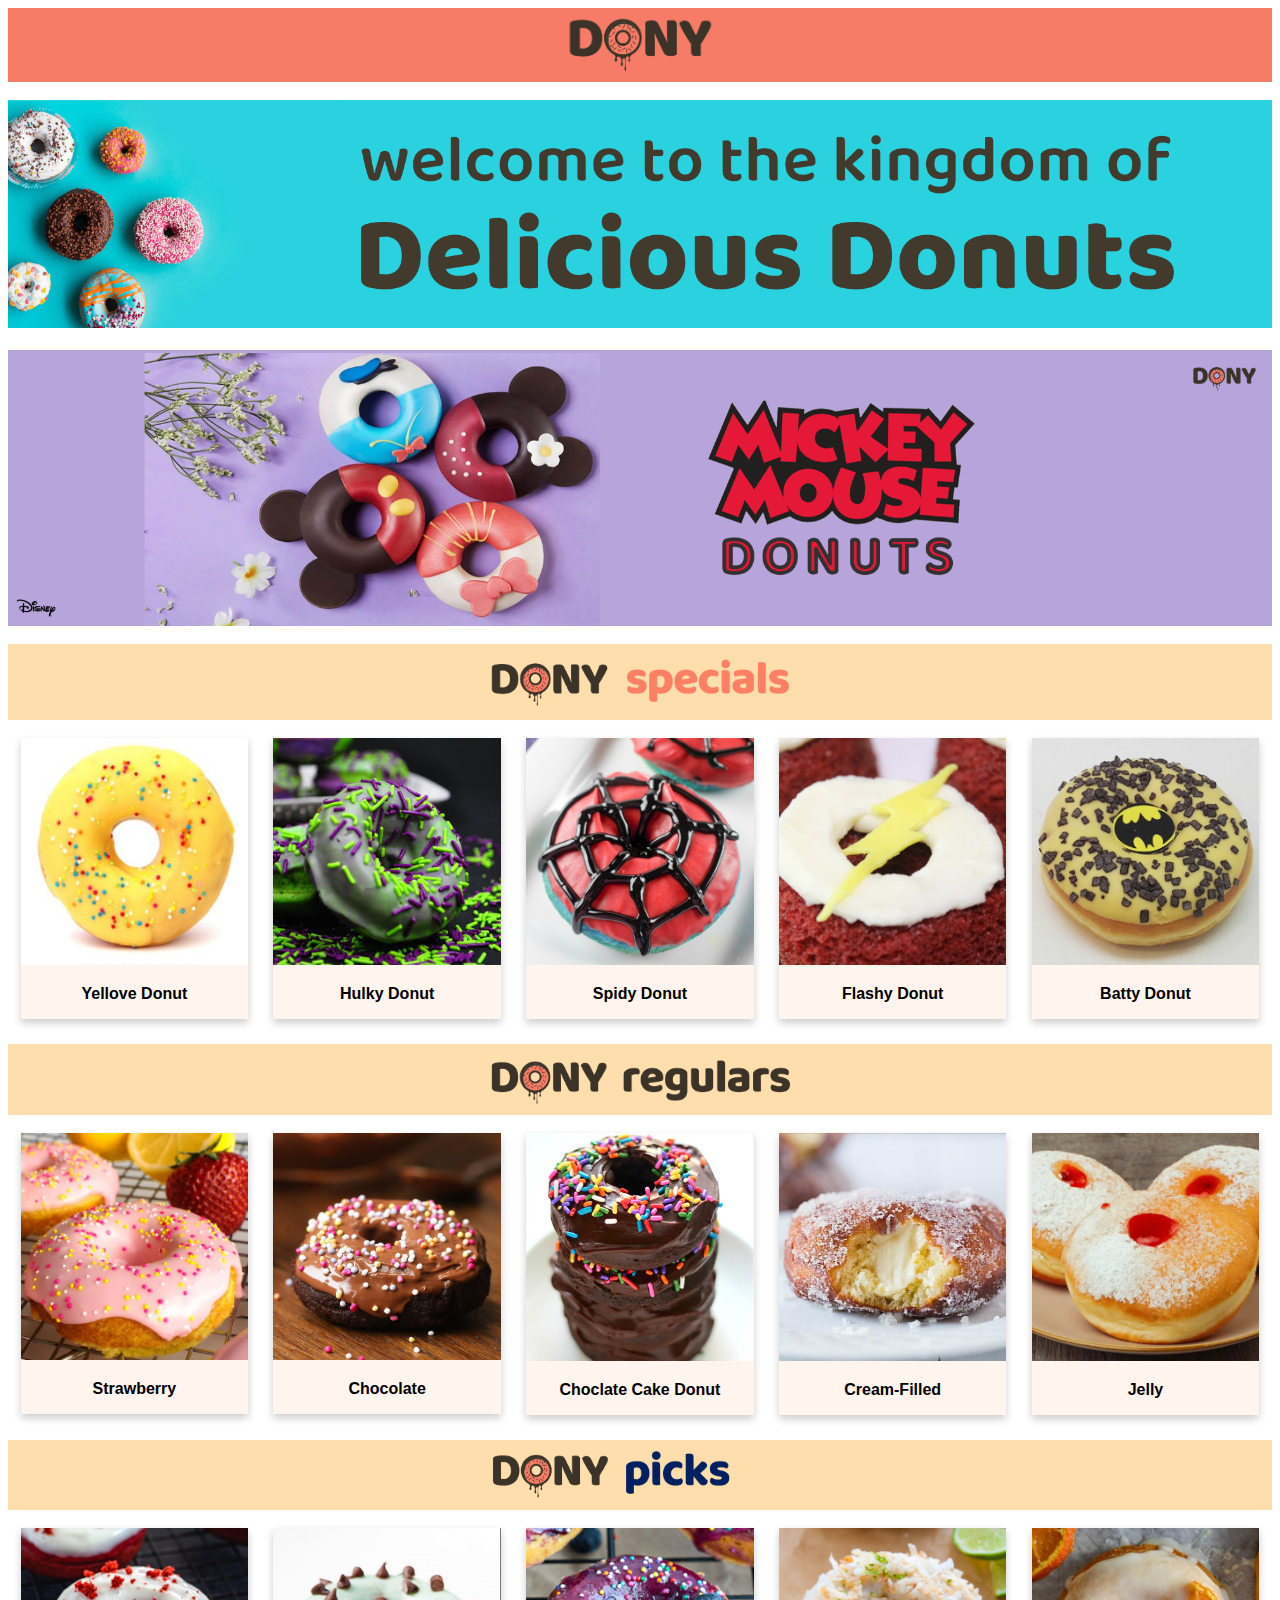
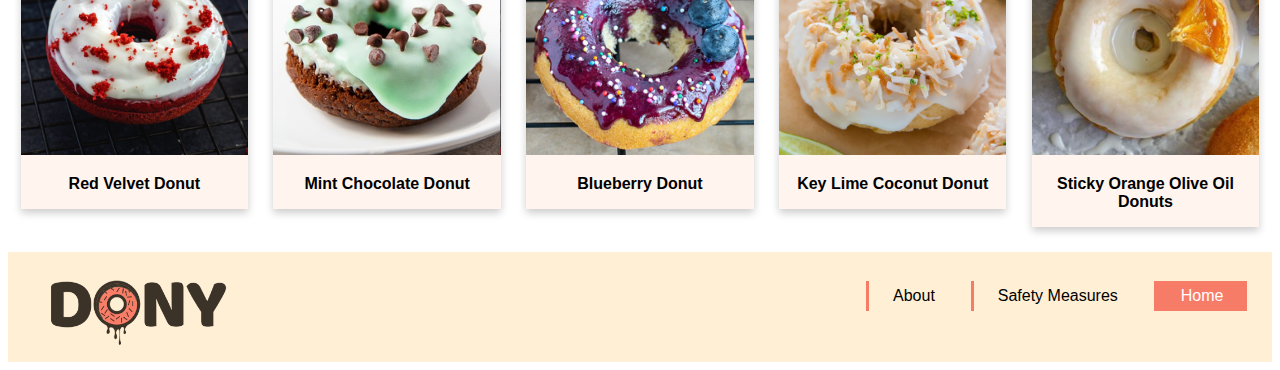
<file: index.html>
<!DOCTYPE html>
<head> 
  <title> Dony </title>
  <link rel="icon" href="LOGO_3.png" type="image/x-icon"/>
  <link rel="stylesheet" href="main.css">
  <meta name="viewport" content="width=device-width, initial-scale=0.5">

</head>

<body>

  <div class="header"> <img src="LOGO_2.png"> </div>
  
  <br>
  
  <img class="cover" src="C1.png"> <br> <br>
  
  <div class="slideshow">
    <div class="mySlides"> <img src="AD1.png"> </div>
    <div class="mySlides"> <img src="AD2.png"> </div>
    <div class="mySlides"> <img src="AD3.png"> </div>
    <div class="mySlides"> <img src="AD4.png"> </div>
    <div class="mySlides"> <img src="AD5.png"> </div>
    <div class="mySlides"> <img src="AD6.png"> </div>
    <div class="mySlides"> <img src="AD7.png"> </div>
    <div class="mySlides"> <img src="AD8.png"> </div>
  </div> 
  <br>
  <div class="header1"> <img src="LOGO_5.png"> </div> <br>
  <div class="card"> <img src="SD1.png"> <p> Yellove Donut </p> </div>
  <div class="card"> <img src="SD5.png"> <p> Hulky Donut </p> </div>
  <div class="card"> <img src="SD2.png"> <p> Spidy Donut </p> </div>
  <div class="card"> <img src="SD3.png"> <p> Flashy Donut </p> </div>
  <div class="card"> <img src="SD4.png"> <p> Batty Donut </p> </div> <br>

  <div class="header1"> <img src="LOGO_4.png"> </div> <br>
  <div class="card"> <img src="D3.png" alt="Strawberry"> <p> Strawberry </p> </div>
  <div class="card"> <img src="D2.png" alt="Chocolate">  <p> Chocolate </p>  </div>
  <div class="card"> <img src="D6.png" alt="Chocolate Cake"> <p> Choclate Cake Donut </p> </div>
  <div class="card"> <img src="D5.png" alt="Cream-filled"> <p> Cream-Filled </p> </div>
  <div class="card"> <img src="D4.png" alt="Jelly"> <p> Jelly </p> </div>

  <div class="header1"> <img src="LOGO_6.png"> </div> <br>
  <div class="card"> <img src="D1.png"> <p> Red Velvet Donut</p> </div>
  <div class="card"> <img src="D10.png"> <p> Mint Chocolate Donut </p> </div>
  <div class="card"> <img src="D7.png"> <p> Blueberry Donut </p> </div>
  <div class="card"> <img src="D8.png"> <p> Key Lime Coconut Donut </p> </div>
  <div class="card"> <img src="D9.png"> <p> Sticky Orange Olive Oil Donuts </p> </div>
  
  <footer>
    <img src="LOGO_2.png">
    <ul>
      <li><a style="background-color:#F77C68; color:white; cursor:default;"> Home </a></li>
      <li><a href="sm.html"> Safety Measures </a></li>
      <li><a href="about.html"> About</a></li>
    </ul>
  </footer>

<script>
var myIndex = 0;
carousel();

function carousel() {
  var i;
  var x = document.getElementsByClassName("mySlides");
  for (i = 0; i < x.length; i++) {
    x[i].style.display = "none";  
  }
  myIndex++;
  if (myIndex > x.length) {myIndex = 1}    
  x[myIndex-1].style.display = "block";  
  setTimeout(carousel, 5000);
}
</script>

</body>
</html>
</file>
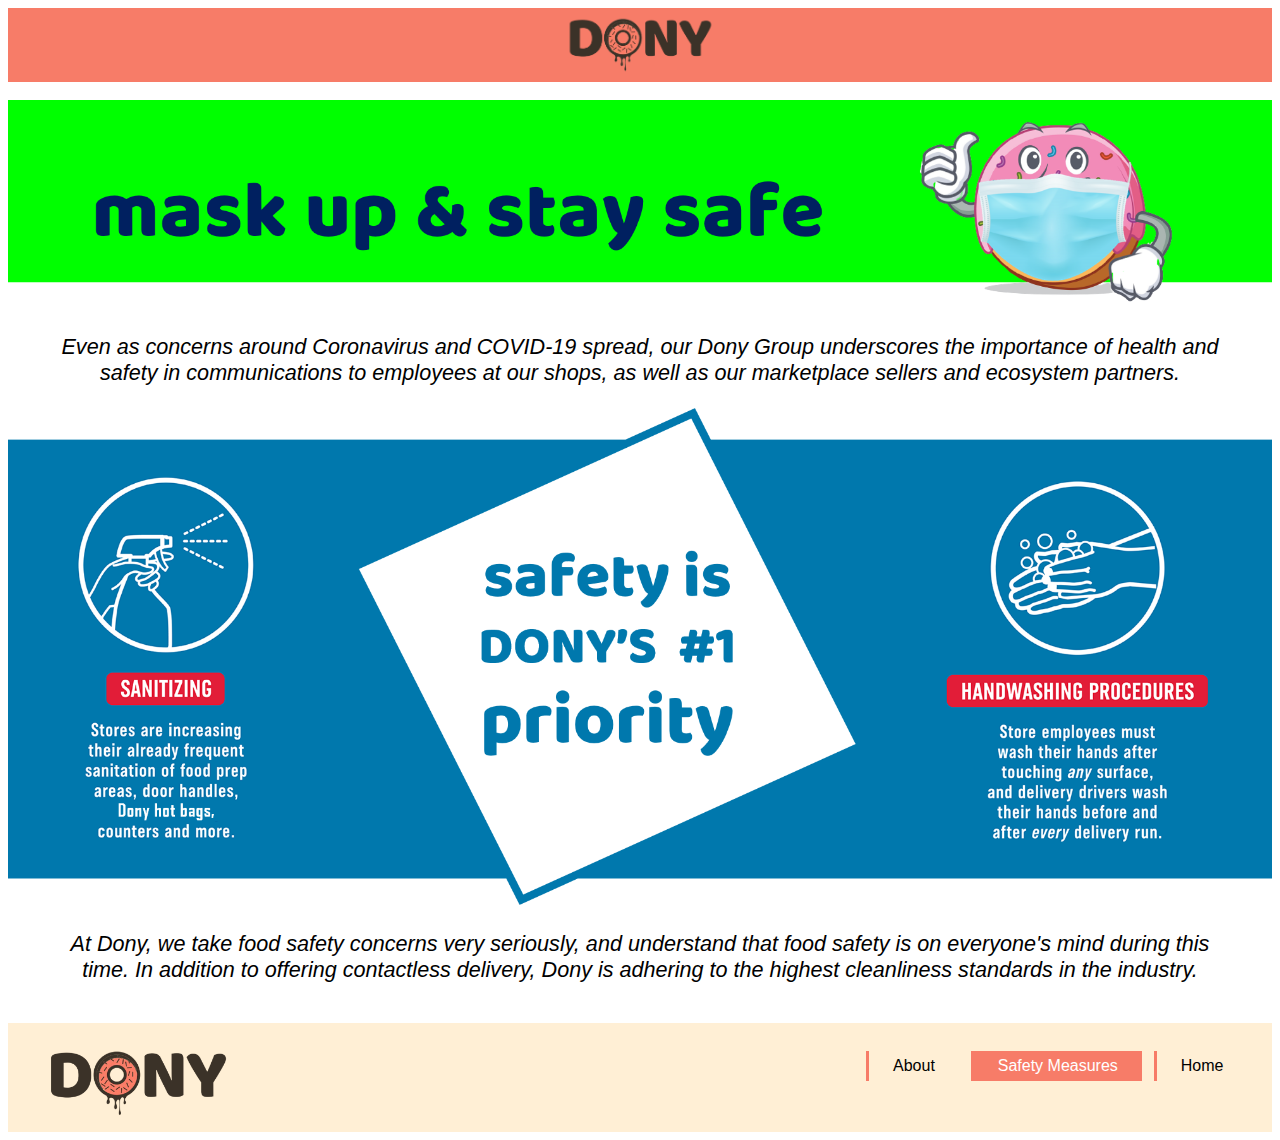
<file: sm.html>
<!DOCTYPE html>
<head> 
  <title> Safety Measures • Dony </title>
  <link rel="icon" href="LOGO_3.png" type="image/x-icon"/>
  <link rel="stylesheet" href="sm.css">
</head>

<body>

  <div class="header"> <img src="LOGO_2.png"> </div> <br>
  <img class="cover" src="C2.png">
  <p class="para1"> 
      Even as concerns around Coronavirus and COVID-19 spread, 
      our Dony Group underscores the importance of health and safety in communications to employees at our shops, 
      as well as our marketplace sellers and ecosystem partners.
  </p>
  <img class="cover" src="C3.png">
  <p class="para1">
    At Dony, we take food safety concerns very seriously, and understand that food safety is on everyone's mind during this time. In addition to offering contactless delivery, 
    Dony is adhering to the highest cleanliness standards in the industry.
  </p> <br>
  <footer>
    <img src="LOGO_2.png">
    <ul>
      <li><a href="index.html"> Home </a></li>
      <li><a style="background-color:#F77C68; color:white; cursor:default;"> Safety Measures </a></li>
      <li><a href="about.html"> About</a></li>
    </ul>
  </footer>

</body>
</html>
</file>
<file: main.css>
.header
{
  background-color: #F77C68;
  text-align: center;  
  padding: 8px;
}

.header img
{
  width: 12%;
  vertical-align: middle;
}

.header1
{
  background-color: #FFDEAD;
  text-align: center;  
  padding: 8px;
  overflow: hidden;
}
.header1 img
{
  width: 25%;
  vertical-align: middle;
}

footer
{
  background-color: #FFEFD5;
  padding: 1%;
  overflow: hidden;
}

footer a:hover 
{
  background-color: #F77C68;
  color: white;
  
}

footer img
{
  width: 15%;
  float: left;
  text-align: left;
  vertical-align: middle;
  margin-top: 1%;
  margin-left: 2%;

}

ul 
{
  list-style-type: none;
  font-family: 'Trebuchet MS', 'Lucida Sans Unicode', 'Lucida Grande', 'Lucida Sans', Arial, sans-serif;
  text-align: center;

}

li a 
{
  float: right;
  display: block;
  padding-top: 0.5%;
  padding-bottom: 0.5%;
  padding-right: 2%;
  padding-left: 2%;
  margin-right: 1%;
  text-decoration: none;
  color: #000;
  border-left-style: solid;
  border-color:#F77C68; 

  
}

li curr 
{
  background-color: #3B3228;
  color: white;

}


br
{
  padding-bottom: 10%;
  background-color: violet;

}

* {box-sizing: border-box}
.mySlides 
{
    display: none
}
.slideshow
{
  max-width: 100%;
  
  margin: auto;
}
.slideshow img
{
  width: 100%;
  vertical-align: middle;
  color: #000;
}

.card 
{
  float: left;
  box-shadow: 0 4px 8px 0 rgba(0, 0, 0, 0.2);
  padding: 0%;
  width:18%;
  margin-bottom: 2%;
  margin-left: 1%;
  margin-right: 1%;
  background-color: #FFF5EE;
  text-align: center;
  font-family: 'Trebuchet MS', 'Lucida Sans Unicode', 'Lucida Grande', 'Lucida Sans', Arial, sans-serif;
  font-weight: bold;
}
.card img
{
	width:100%;
  height: auto;
}

.cover 
{
  width: 100%;
}
</file>
<file: sm.css>
.header
{
  background-color: #F77C68;
  text-align: center;  
  padding: 8px;
}
.header img
{
  width: 12%;
  vertical-align: middle;
}

footer
{
  background-color: #FFEFD5;
  padding: 1%;
  overflow: hidden;
}

footer a:hover 
{
  background-color: #F77C68;
  color: white;
  
}

footer img
{
    width: 15%;
    float: left;
    text-align: left;
    vertical-align: middle;
    margin-top: 1%;
    margin-left: 2%;
}

ul 
{
  list-style-type: none;
  font-family: 'Trebuchet MS', 'Lucida Sans Unicode', 'Lucida Grande', 'Lucida Sans', Arial, sans-serif;
  text-align: center;

}

li a 
{
  float: right;
  display: block;
  padding-top: 0.5%;
  padding-bottom: 0.5%;
  padding-right: 2%;
  padding-left: 2%;
  margin-right: 1%;
  text-decoration: none;
  color: #000;
  border-left-style: solid;
  border-color:#F77C68;  
}

li curr 
{
  background-color: #3B3228;
  color: white;
}

.cover 
{
  width: 100%;
}

.para1
{
    font-family: 'Trebuchet MS', 'Lucida Sans Unicode', 'Lucida Grande', 'Lucida Sans', Arial, sans-serif;
    font-size: 135%;
    margin-left : 4%;
    margin-right : 4%;
    font-style: italic;
    text-align: center;
    cursor:default;
}
</file>
